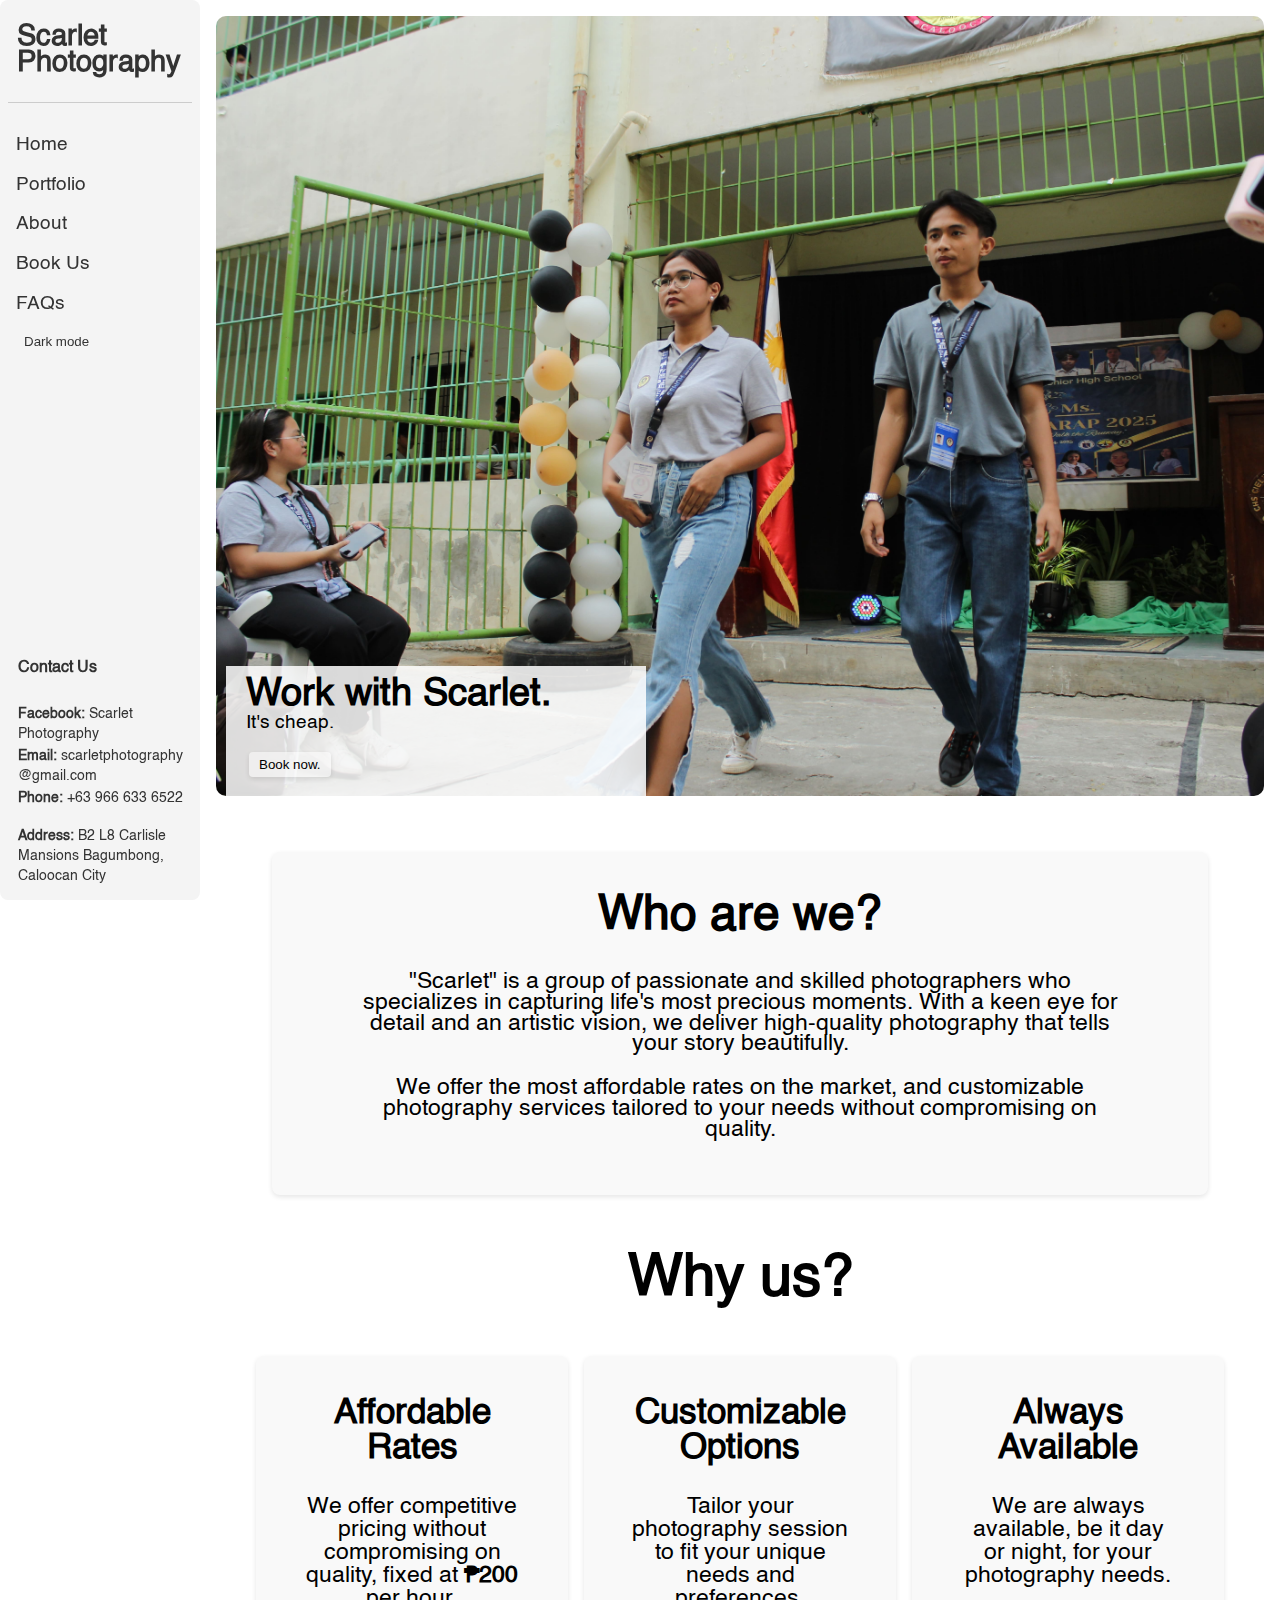
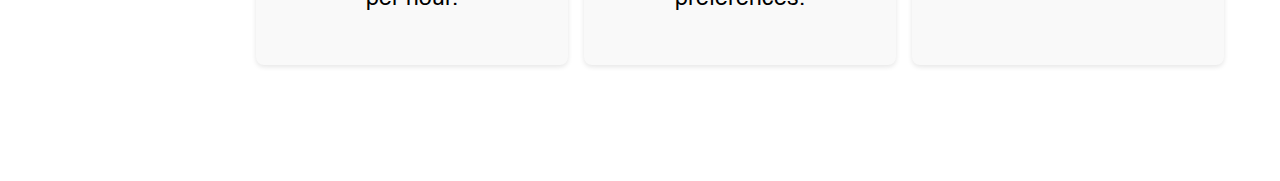
<file: index.html>
<!DOCTYPE html>
<head>
    <meta charset="UTF-8">
    <meta name="viewport" content="width=device-width, initial-scale=1.0">
    <title>Scarlet Photography</title>
    <link rel="stylesheet" href="nca.css">
    <script src="nca.js" defer></script>
</head>
<body>
    <header>
        <h1 onclick="redirect(event)">Scarlet Photography</h1>
        <!-- Hamburger menu button -->
        <button id="menu-toggle">☰</button>
    </header>
    <div class="container">
        <aside class="sidebar">
            <!-- Exit button -->
            <button id="close-menu">×</button>
            <!-- Added Scarlet Photography title at the top -->
            <h1 onclick="redirect(event)">Scarlet<br>Photography</h1>
            <!-- Added separator line -->
            <hr class="sidebar-separator">
            <ul>
                <li><a href="index.html">Home</a></li>
                <li><a href="portfolio.html">Portfolio</a></li>
                <li><a href="about.html">About</a></li>
                <li><a href="rates.html">Book Us</a></li>
                <li><a href="faqs.html">FAQs</a></li>
                <li><button id="dark-mode-toggle">Dark mode</button></li>
            </ul>
            <!-- Spacer to create big space -->
            <div style="height: 200px;"></div>
            <!-- Added Contact Us section -->
            <div class="contact-us">
                <h3>Contact Us</h3>
                <br>
                <p><b>Facebook:</b> Scarlet Photography</p>
                <p><b>Email:</b> scarletphotography<br>@gmail.com</p>
                <p><b>Phone:</b> +63 966 633 6522</p>
                <br>
                <p><b>Address:</b> B2 L8 Carlisle Mansions Bagumbong, Caloocan City</p>
            </div>
        </aside>
        <main class="content">
            <!-- Slideshow -->
            <div class="slideshow">
                <div class="slide active" style="background-image: url('photos/15.jpg');">
                </div>
                <div class="slide" style="background-image: url('photos/11.jpg');">
                </div>
                <div class="slide" style="background-image: url('photos/6.jpg');">
                </div>
                <div class="weird-square">
                    <h2>Work with Scarlet.</h2>
                    <p>It's cheap.</p>
                </div>
                <div class="redirectrates">
                    <button onclick="mainpagebutton()">Book now.</button>
                </div>
            </div>
            <div class="description">
                <h1>Who are we?</h1>
                <p>"Scarlet" is a group of passionate and skilled photographers who specializes in capturing life's most precious moments. With a keen eye for detail and an artistic vision, we deliver high-quality photography that tells your story beautifully.</p>
                <p>We offer the most affordable rates on the market, and customizable photography services tailored to your needs without compromising on quality.</p>
            </div>
            <div class="features">
                <h1>Why us?</h1>
                <div class="features-container">
                    <div class="feature-item">
                        <h2>Affordable Rates</h2>
                        <p>We offer competitive pricing without compromising on quality, fixed at <b>₱200</b> per hour.</p>
                    </div>
                    <div class="feature-item">
                        <h2>Customizable Options</h2>
                        <p>Tailor your photography session to fit your unique needs and preferences.</p>
                    </div>
                    <div class="feature-item">
                        <h2>Always Available</h2>
                        <p>We are always available, be it day or night, for your photography needs.</p>
                    </div>
                </div>
            </div>
        </main>
    </div>
    <!-- Modal for full-size image display -->
    <div id="image-modal" class="modal">
        <span class="close">&times;</span>
        <img class="modal-content" id="modal-image">
    </div>
</body>
</html>
</file>
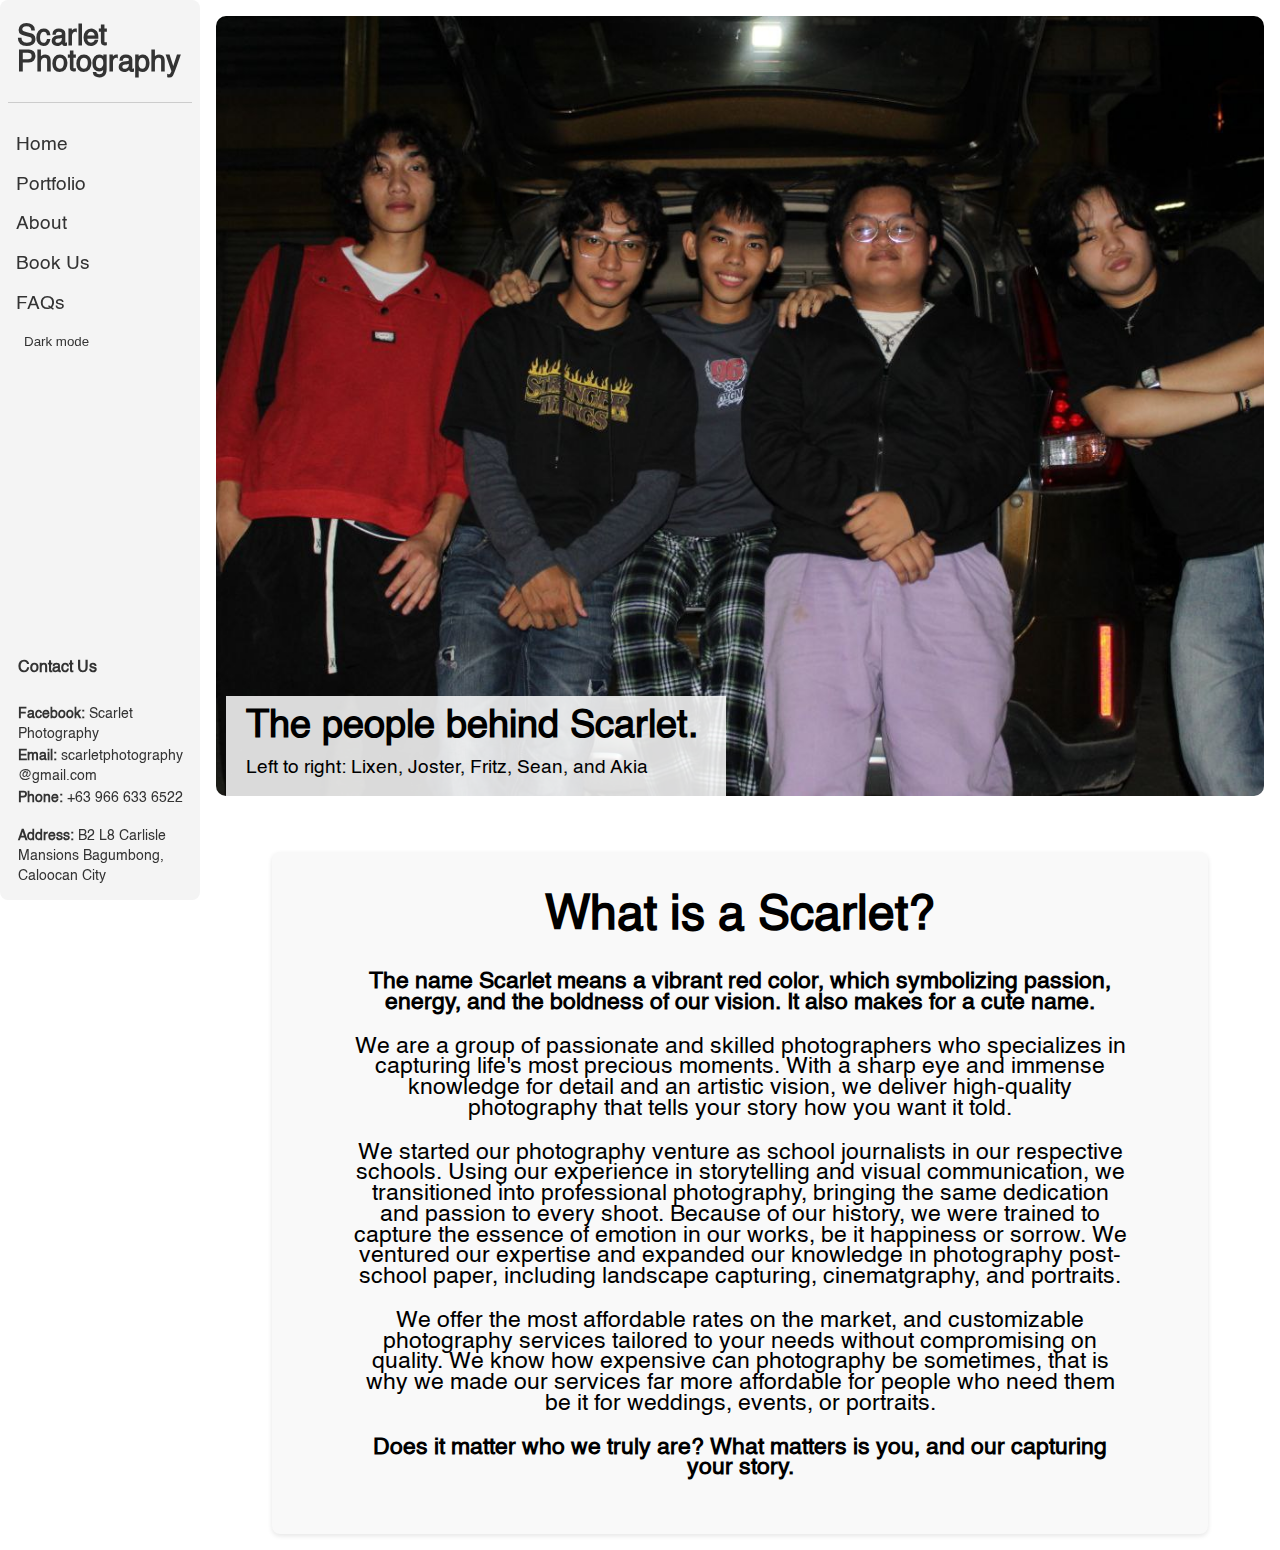
<file: about.html>
<!DOCTYPE html>
<head>
    <meta charset="UTF-8">
    <meta name="viewport" content="width=device-width, initial-scale=1.0">
    <title>Scarlet Photography</title>
    <link rel="stylesheet" href="nca.css">
    <script src="nca.js" defer></script>
</head>
<body>
    <header>
        <h1 onclick="redirect(event)">Scarlet Photography</h1>
        <!-- Hamburger menu button -->
        <button id="menu-toggle">☰</button>
    </header>
    <div class="container">
        <aside class="sidebar">
            <!-- Exit button -->
            <button id="close-menu">×</button>
            <!-- Added Scarlet Photography title at the top -->
            <h1 onclick="redirect(event)">Scarlet<br>Photography</h1>
            <!-- Added separator line -->
            <hr class="sidebar-separator">
            <ul>
                <li><a href="index.html">Home</a></li>
                <li><a href="portfolio.html">Portfolio</a></li>
                <li><a href="about.html">About</a></li>
                <li><a href="rates.html">Book Us</a></li>
                <li><a href="faqs.html">FAQs</a></li>
                <li><button id="dark-mode-toggle">Dark mode</button></li>
            </ul>
            <!-- Spacer to create big space -->
            <div style="height: 200px;"></div>
            <!-- Added Contact Us section -->
            <div class="contact-us">
                <h3>Contact Us</h3>
                <br>
                <p><b>Facebook:</b> Scarlet Photography</p>
                <p><b>Email:</b> scarletphotography<br>@gmail.com</p>
                <p><b>Phone:</b> +63 966 633 6522</p>
                <br>
                <p><b>Address:</b> B2 L8 Carlisle Mansions Bagumbong, Caloocan City</p>
            </div>
        </aside>
        <main class="content">
            <div class="slideshow">
                <div class="slide active" style="background-image: url('photos/idiots.jpg');">
                </div>
                <div class="about">
                    <h2>The people behind Scarlet.</h2>
                    <p>Left to right: Lixen, Joster, Fritz, Sean, and Akia</p>
                </div>
            </div>
            <div class="description">
                <h1>What is a Scarlet?</h1>
                <p><b>The name Scarlet means a vibrant red color, which symbolizing passion, energy, and the boldness of our vision. It also makes for a cute name.</b></p>
                <p>We are a group of passionate and skilled photographers who specializes in capturing life's most precious moments. With a sharp eye and immense knowledge for detail and an artistic vision, we deliver high-quality photography that tells your story how you want it told.</p>
                <p>We started our photography venture as school journalists in our respective schools. Using our experience in storytelling and visual communication, we transitioned into professional photography, bringing the same dedication and passion to every shoot. Because of our history, we were trained to capture the essence of emotion in our works, be it happiness or sorrow. We ventured our expertise and expanded our knowledge in photography post-school paper, including landscape capturing, cinematgraphy, and portraits.</p>
                <p>We offer the most affordable rates on the market, and customizable photography services tailored to your needs without compromising on quality. We know how expensive can photography be sometimes, that is why we made our services far more affordable for people who need them be it for weddings, events, or portraits.</p>
                <p><b>Does it matter who we truly are? What matters is you, and our capturing your story.</b></p>
            </div>
        </main>
    </div>
    <!-- Modal for full-size image display -->
    <div id="image-modal" class="modal">
        <span class="close">&times;</span>
        <img class="modal-content" id="modal-image">
    </div>
</body>
</html>
</file>
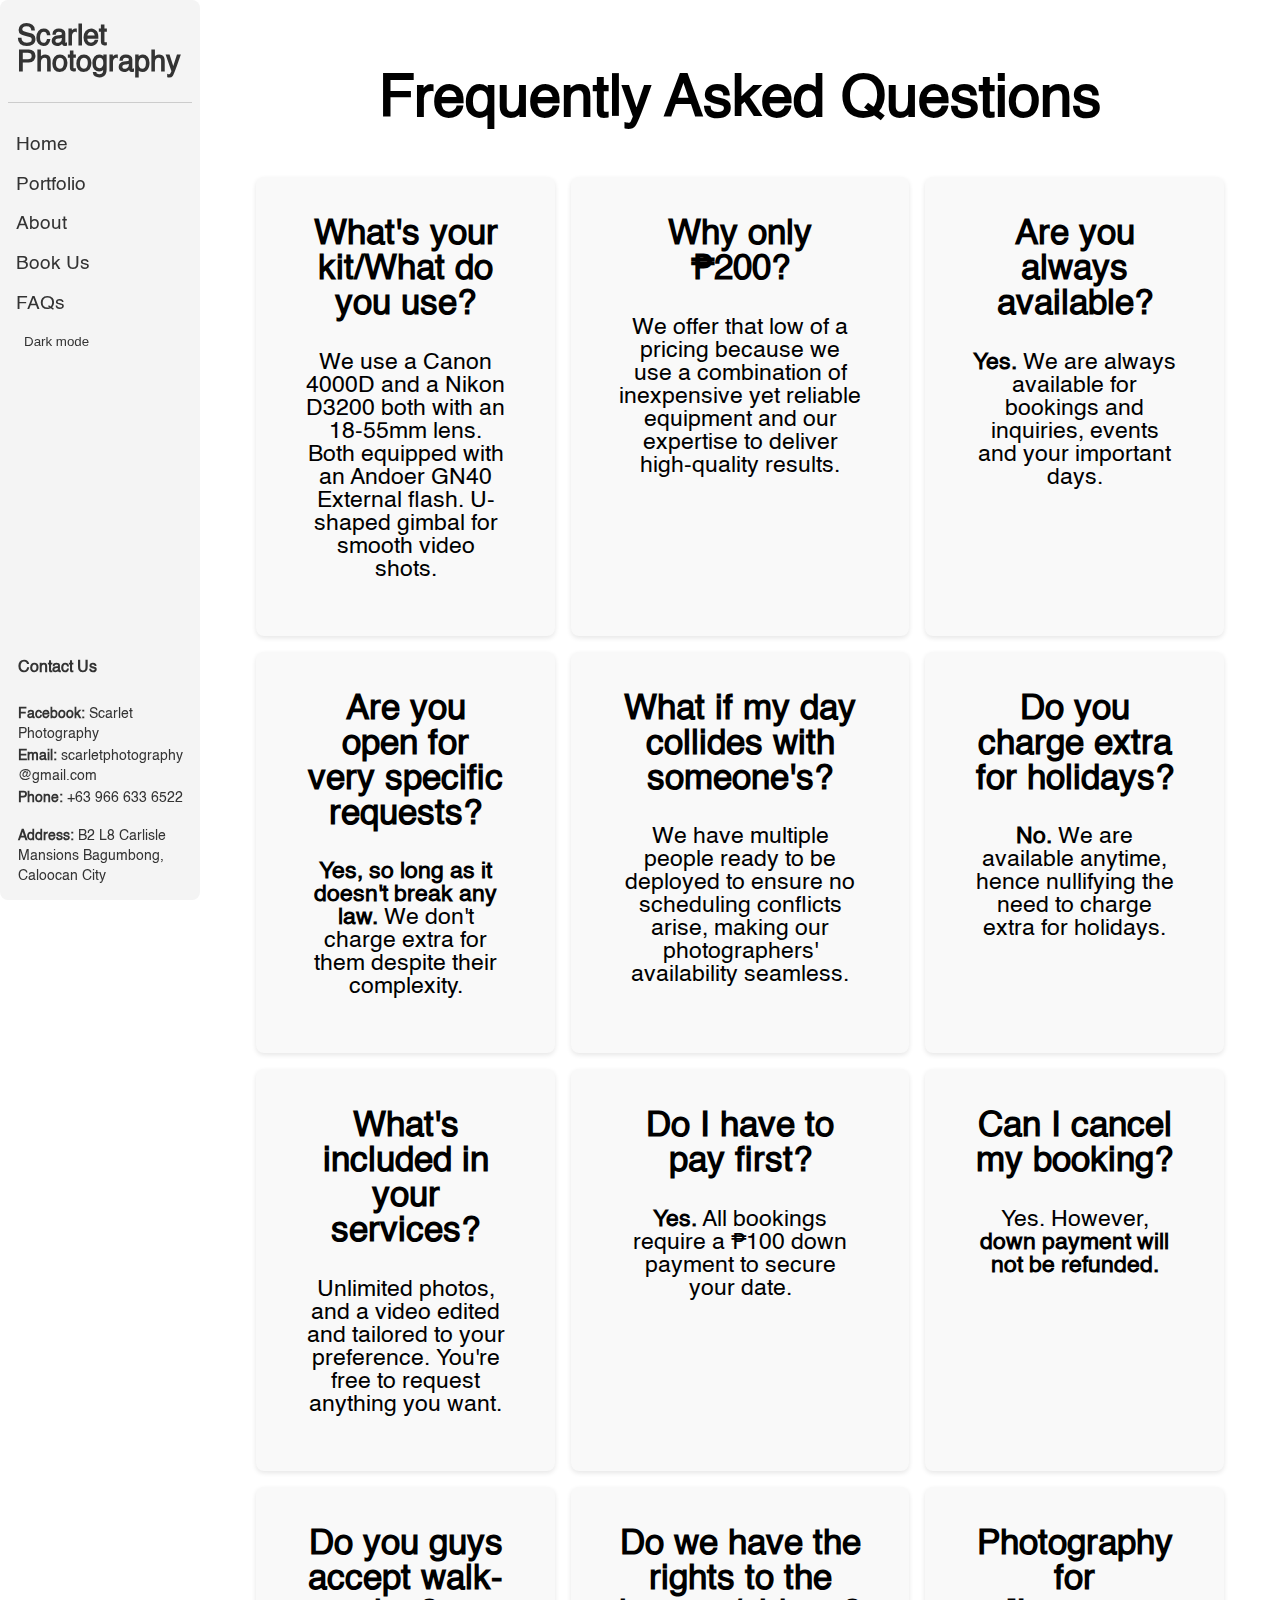
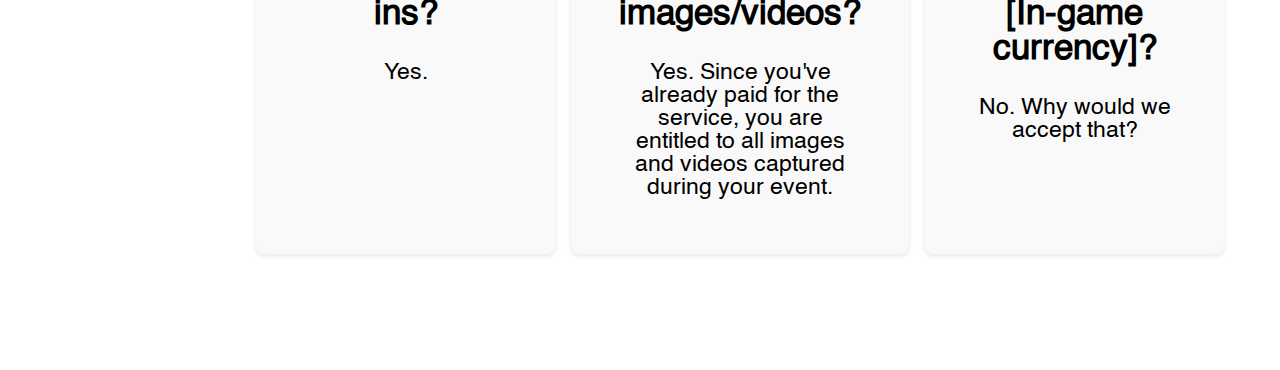
<file: faqs.html>
<!DOCTYPE html>
<head>
    <meta charset="UTF-8">
    <meta name="viewport" content="width=device-width, initial-scale=1.0">
    <title>FAQs | Scarlet Photography</title>
    <link rel="stylesheet" href="nca.css">
    <script src="nca.js" defer></script>
</head>
<body>
    <header>
        <h1 onclick="redirect(event)">Scarlet Photography</h1>
        <!-- Hamburger menu button -->
        <button id="menu-toggle">☰</button>
    </header>
    <div class="container">
        <aside class="sidebar">
            <!-- Exit button -->
            <button id="close-menu">×</button>
            <!-- Added Scarlet Photography title at the top -->
            <h1 onclick="redirect(event)">Scarlet<br>Photography</h1>
            <!-- Added separator line -->
            <hr class="sidebar-separator">
            <ul>
                <li><a href="index.html">Home</a></li>
                <li><a href="portfolio.html">Portfolio</a></li>
                <li><a href="about.html">About</a></li>
                <li><a href="rates.html">Book Us</a></li>
                <li><a href="faqs.html">FAQs</a></li>
                <li><button id="dark-mode-toggle">Dark mode</button></li>
            </ul>
            <!-- Spacer to create big space -->
            <div style="height: 200px;"></div>
            <!-- Added Contact Us section -->
            <div class="contact-us">
                <h3>Contact Us</h3>
                <br>
                <p><b>Facebook:</b> Scarlet Photography</p>
                <p><b>Email:</b> scarletphotography<br>@gmail.com</p>
                <p><b>Phone:</b> +63 966 633 6522</p>
                <br>
                <p><b>Address:</b> B2 L8 Carlisle Mansions Bagumbong, Caloocan City</p>
            </div>
        </aside>
        <main class="content">
            <div class="faqs">
                <h1>Frequently Asked Questions</h1>
                <div class="faqs-container">
                    <div class="faqs-item">
                        <h2>What's your kit/What do you use?</h2>
                        <p>We use a Canon 4000D and a Nikon D3200 both with an 18-55mm lens. Both equipped with an Andoer GN40 External flash. U-shaped gimbal for smooth video shots.</p>
                    </div>
                    <div class="faqs-item">
                        <h2>Why only ₱200?</h2>
                        <p>We offer that low of a pricing because we use a combination of inexpensive yet reliable equipment and our expertise to deliver high-quality results.</p>
                    </div>
                    <div class="faqs-item">
                        <h2>Are you always available?</h2>
                        <p><b>Yes.</b> We are always available for bookings and inquiries, events and your important days.</p>
                    </div>
                    <div class="faqs-item">
                        <h2>Are you open for very specific requests?</h2>
                        <p><b>Yes, so long as it doesn't break any law.</b> We don't charge extra for them despite their complexity.</p>
                    </div>
                    <div class="faqs-item">
                        <h2>What if my day collides with someone's?</h2>
                        <p>We have multiple people ready to be deployed to ensure no scheduling conflicts arise, making our photographers' availability seamless.</p>
                    </div>
                    <div class="faqs-item">
                        <h2>Do you charge extra for holidays?</h2>
                        <p><b>No.</b> We are available anytime, hence nullifying the need to charge extra for holidays.</p>
                    </div>
                    <div class="faqs-item">
                        <h2>What's included in your services?</h2>
                        <p>Unlimited photos, and a video edited and tailored to your preference. You're free to request anything you want.</p>
                    </div>
                    <div class="faqs-item">
                        <h2>Do I have to pay first?</h2>
                        <p><b>Yes.</b> All bookings require a ₱100 down payment to secure your date.</p>
                    </div>
                    <div class="faqs-item">
                        <h2>Can I cancel my booking?</h2>
                        <p>Yes. However, <b>down payment will not be refunded.</b></p>
                    </div>
                    <div class="faqs-item">
                        <h2>Do you guys accept walk-ins?</h2>
                        <p>Yes.</p>
                    </div>
                    <div class="faqs-item">
                        <h2>Do we have the rights to the images/videos?</h2>
                        <p>Yes. Since you've already paid for the service, you are entitled to all images and videos captured during your event.</p>
                    </div>
                    <div class="faqs-item">
                        <h2>Photography for<br>[In-game currency]?</h2>
                        <p>No. Why would we accept that?</p>
                    </div>
                </div>
            </div>
        </main>
    </div>
    <!-- Modal for full-size image display -->
    <div id="image-modal" class="modal">
        <span class="close">&times;</span>
        <button id="zoom-in">+</button>
        <button id="zoom-out">-</button>
        <img class="modal-content" id="modal-image">
    </div>
</body>
</html>
</file>
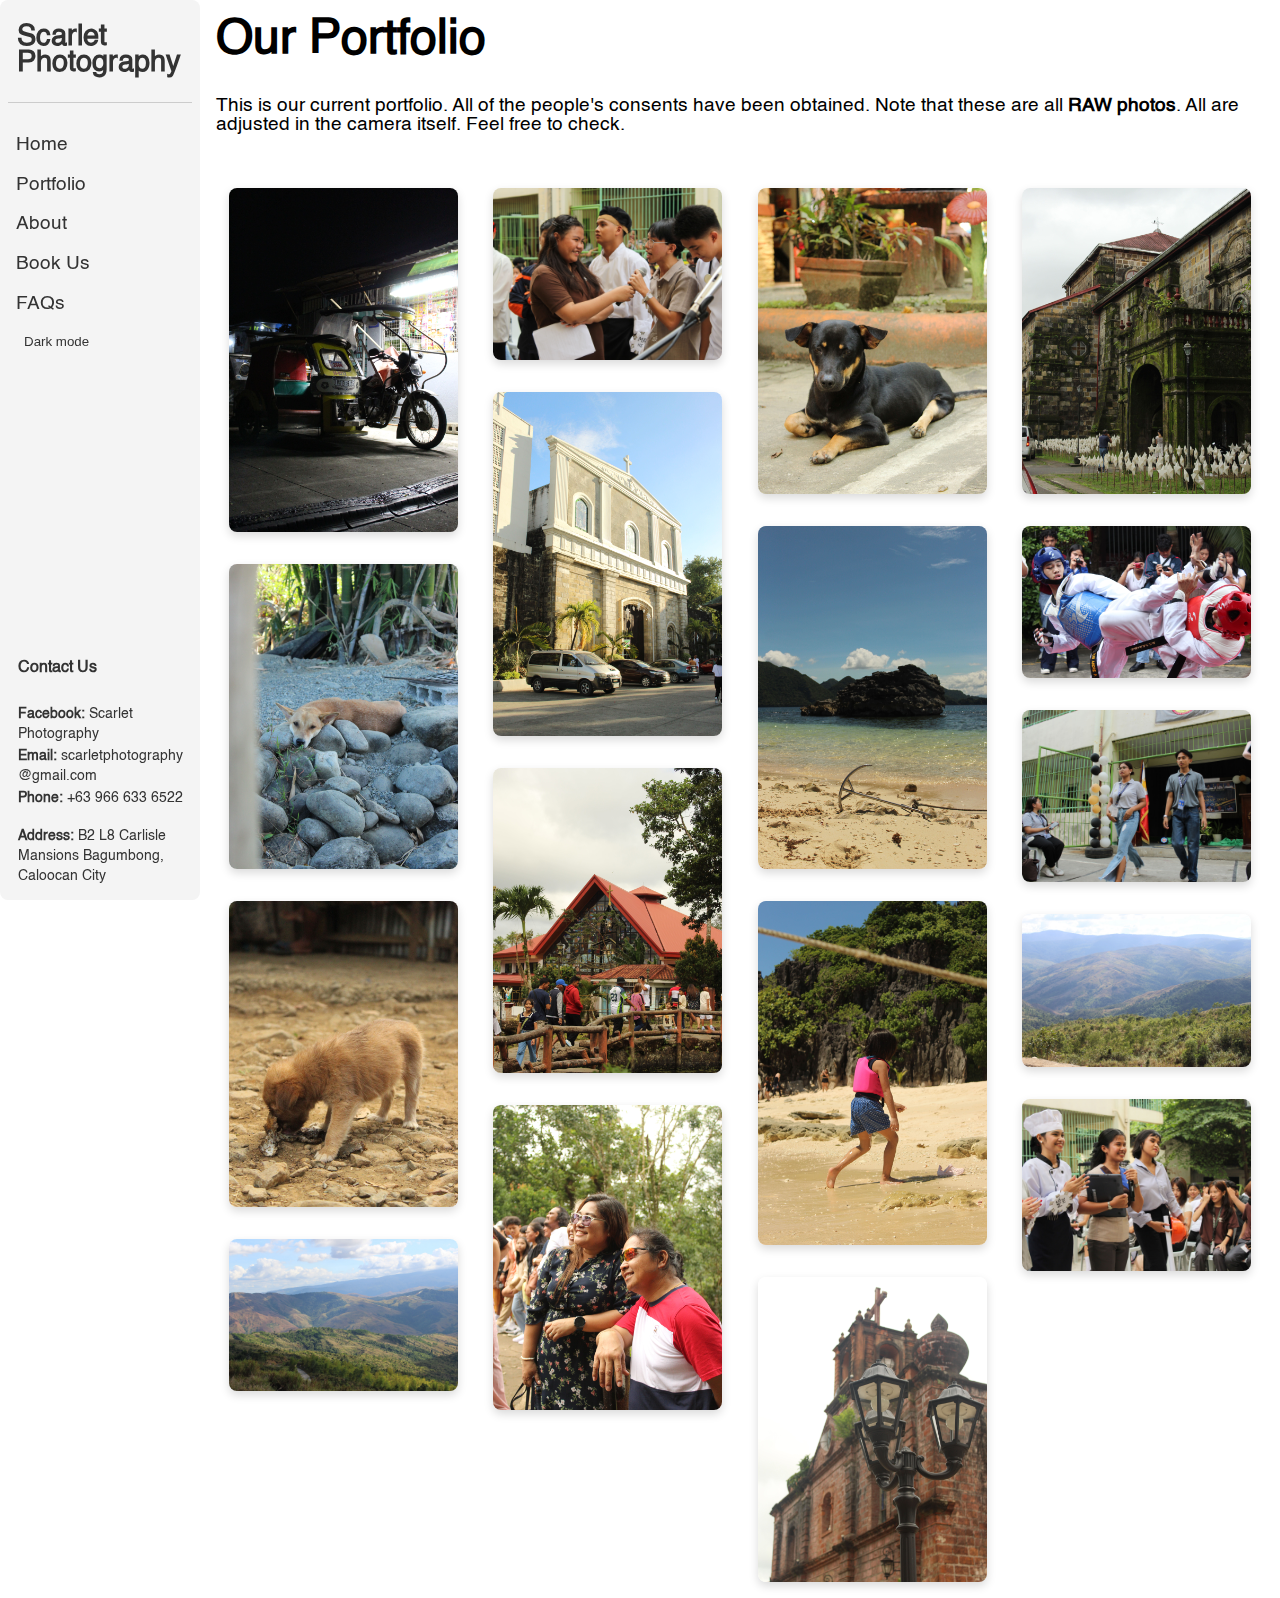
<file: portfolio.html>
<!DOCTYPE html>
<head>
    <meta charset="UTF-8">
    <meta name="viewport" content="width=device-width, initial-scale=1.0">
    <title>Portfolio | Scarlet Photography</title>
    <link rel="stylesheet" href="nca.css">
    <script src="nca.js" defer></script>
</head>
<body>
    <header>
        <h1 onclick="redirect(event)">Scarlet Photography</h1>
        <!-- Hamburger menu button -->
        <button id="menu-toggle">☰</button>
    </header>
    <div class="container">
        <aside class="sidebar">
            <!-- Exit button -->
            <button id="close-menu">×</button>
            <!-- Added Scarlet Photography title at the top -->
            <h1 onclick="redirect(event)">Scarlet<br>Photography</h1>
            <!-- Added separator line -->
            <hr class="sidebar-separator">
            <ul>
                <li><a href="index.html">Home</a></li>
                <li><a href="portfolio.html">Portfolio</a></li>
                <li><a href="about.html">About</a></li>
                <li><a href="rates.html">Book Us</a></li>
                <li><a href="faqs.html">FAQs</a></li>
                <li><button id="dark-mode-toggle">Dark mode</button></li>
            </ul>
            <!-- Spacer to create big space -->
            <div style="height: 200px;"></div>
            <!-- Added Contact Us section -->
            <div class="contact-us">
                <h3>Contact Us</h3>
                <br>
                <p><b>Facebook:</b> Scarlet Photography</p>
                <p><b>Email:</b> scarletphotography<br>@gmail.com</p>
                <p><b>Phone:</b> +63 966 633 6522</p>
                <br>
                <p><b>Address:</b> B2 L8 Carlisle Mansions Bagumbong, Caloocan City</p>
            </div>
        </aside>
        <main class="content">
            <h1>Our Portfolio</h1>
            <p>This is our current portfolio. All of the people's consents have been obtained. Note that these are all <b>RAW photos</b>. All are adjusted in the camera itself. Feel free to check.</p>
            <br>
            <div class="photo-collage">
                <img src="photos/1.jpg" alt="Photo 1">
                <img src="photos/2.jpg" alt="Photo 2">
                <img src="photos/3.jpg" alt="Photo 3">
                <img src="photos/4.jpg" alt="Photo 4">
                <img src="photos/5.jpg" alt="Photo 5">
                <img src="photos/6.jpg" alt="Photo 6">
                <img src="photos/7.jpg" alt="Photo 7">
                <img src="photos/8.jpg" alt="Photo 8">
                <img src="photos/9.jpg" alt="Photo 9">
                <img src="photos/10.jpg" alt="Photo 10">
                <img src="photos/11.jpg" alt="Photo 11">
                <img src="photos/12.jpg" alt="Photo 12">
                <img src="photos/13.jpg" alt="Photo 13">
                <img src="photos/14.jpg" alt="Photo 14">
                <img src="photos/15.jpg" alt="Photo 15">
                <img src="photos/16.jpg" alt="Photo 16">
                <img src="photos/17.jpg" alt="Photo 17">
            </div>
        </main>
    </div>
    <!-- Modal for full-size image display -->
    <div id="image-modal" class="modal">
        <span class="close">&times;</span>
        <button id="zoom-in">+</button>
        <button id="zoom-out">-</button>
        <img class="modal-content" id="modal-image">
    </div>
</body>
</html>
</file>
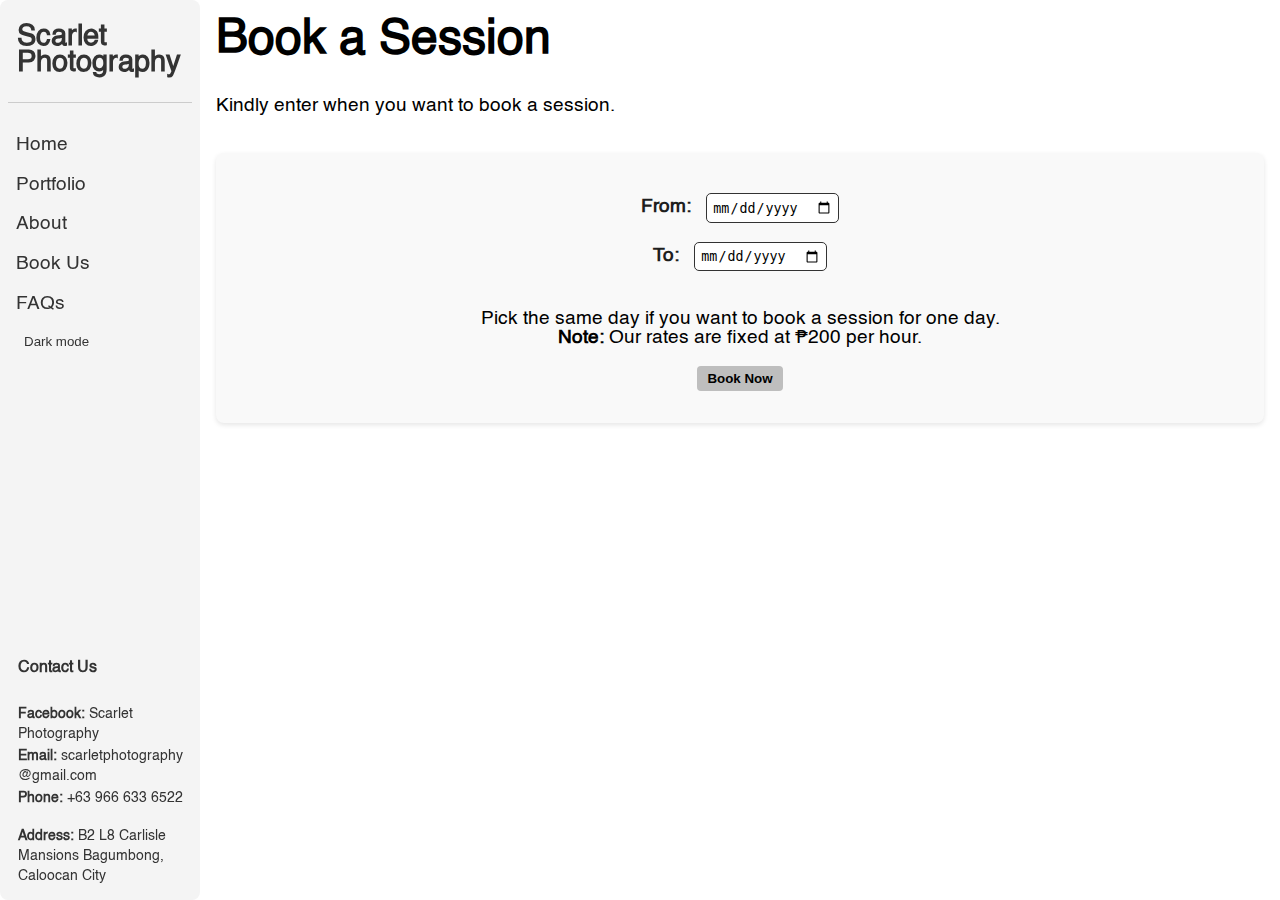
<file: rates.html>
<!DOCTYPE html>
<head>
    <meta charset="UTF-8">
    <meta name="viewport" content="width=device-width, initial-scale=1.0">
    <title>Book Now | Scarlet Photography</title>
    <link rel="stylesheet" href="nca.css">
    <style>
        /* Modal styles for wider modals and white backdrop */
        .modal {
            display: none;
            position: fixed;
            z-index: 1;
            left: 0;
            top: 0;
            width: 100%;
            height: 100%;
        }
        .modal-content {
            background-color: #fefefe;
            color: black;
            padding: 20px;
            border: 1px solid #888;
            width: 80%; /* Made wider: increased from typical 50-60% to 80% */
            max-width: 600px; /* Added max-width for larger screens */
        }
        .close {
            color: #aaa;
            float: right;
            font-size: 28px;
            font-weight: bold;
        }
        .close:hover,
        .close:focus {
            color: black;
            text-decoration: none;
            cursor: pointer;
        }
    </style>
    <script src="nca.js" defer></script>
</head>
<body>
    <header>
        <h1 onclick="redirect(event)">Scarlet Photography</h1>
        <!-- Hamburger menu button -->
        <button id="menu-toggle">☰</button>
    </header>
    <div class="container">
        <aside class="sidebar">
            <!-- Exit button -->
            <button id="close-menu">×</button>
            <!-- Added Scarlet Photography title at the top -->
            <h1 onclick="redirect(event)">Scarlet<br>Photography</h1>
            <!-- Added separator line -->
            <hr class="sidebar-separator">
            <ul>
                <li><a href="index.html">Home</a></li>
                <li><a href="portfolio.html">Portfolio</a></li>
                <li><a href="about.html">About</a></li>
                <li><a href="rates.html">Book Us</a></li>
                <li><a href="faqs.html">FAQs</a></li>
                <li><button id="dark-mode-toggle">Dark mode</button></li>
            </ul>
            <!-- Spacer to create big space -->
            <div style="height: 200px;"></div>
            <!-- Added Contact Us section -->
            <div class="contact-us">
                <h3>Contact Us</h3>
                <br>
                <p><b>Facebook:</b> Scarlet Photography</p>
                <p><b>Email:</b> scarletphotography<br>@gmail.com</p>
                <p><b>Phone:</b> +63 966 633 6522</p>
                <br>
                <p><b>Address:</b> B2 L8 Carlisle Mansions Bagumbong, Caloocan City</p>
            </div>
        </aside>
        <main class="content">
            <h1>Book a Session</h1>
            <p>Kindly enter when you want to book a session.</p>
            <br>
            <!-- Decorated Booking Form in a themed div -->
            <div class="scarlet-booking-container">
                <form id="booking-form">
                    <!-- Added decorated div for date selection -->
                    <div class="date-selection">
                        <label for="date-from">From:</label>
                        <input type="date" id="date-from" required><br><br>
                        <label for="date-to">To:</label>
                        <input type="date" id="date-to" required><br><br>
                        <p>Pick the same day if you want to book a session for one day.<br><b>Note:</b> Our rates are fixed at ₱200 per hour.</p>
                        <button id="book-btn">Book Now</button>
                    </div>
                </form>
            </div>
        </main>
    </div>
    
    <!-- Payment Modal -->
    <div id="payment-modal" class="modal">
        <div class="modal-content">
            <span class="close" id="close-payment">&times;</span>
            <h2>Payment Details</h2>
            <form id="payment-form">
                <label for="name">Full Name:</label>
                <input type="text" id="name" required><br><br>
                
                <label for="email">Email:</label>
                <input type="email" id="email" required><br><br>
                
                <label for="phone">Phone:</label>
                <input type="tel" id="phone" required><br><br>
                
                <label for="payment-method">Payment Method:</label>
                <select id="payment-method" required>
                    <option value="">Select</option>
                    <option value="Cash">Cash</option>
                    <option value="GCash">GCash</option>
                    <option value="Credit Card">Credit Card</option>
                    <option value="Bank Transfer">Bank Transfer</option>
                </select><br><br>
                
                <label for="gcash-number" id="gcash-label" style="display:none;">GCash Number:</label>
                <input type="text" id="gcash-number" style="display:none;"><br><br>
                
                <label for="card-number" id="card-label" style="display:none;">Card Number:</label>
                <input type="text" id="card-number" style="display:none;"><br><br>
                
                <label for="expiry" id="expiry-label" style="display:none;">Expiry Date:</label>
                <input type="month" id="expiry" style="display:none;"><br><br>
                
                <label for="cvv" id="cvv-label" style="display:none;">CVV:</label>
                <input type="text" id="cvv" style="display:none;"><br><br>
                
                <button type="button" id="pay-btn">Pay and Confirm</button>
            </form>
        </div>
    </div>
    
    <!-- Receipt Modal -->
    <div id="receipt-modal" class="modal">
        <div class="modal-content">
            <span class="close" id="close-receipt">&times;</span>
            <h2>Booking Receipt</h2>
            <div id="receipt-details"></div>
            <button id="print-receipt">Print Receipt</button>
        </div>
    </div>
    <script>
        // Booking functionality
        const bookBtn = document.getElementById('book-btn');
        const paymentModal = document.getElementById('payment-modal');
        const closePayment = document.getElementById('close-payment');
        const payBtn = document.getElementById('pay-btn');
        const receiptModal = document.getElementById('receipt-modal');
        const closeReceipt = document.getElementById('close-receipt');
        const printReceipt = document.getElementById('print-receipt');
        const paymentMethod = document.getElementById('payment-method');
        const cardLabel = document.getElementById('card-label');
        const cardNumber = document.getElementById('card-number');
        const gCashLabel = document.getElementById('gcash-label');
        const gCashNumber = document.getElementById('gcash-number');
        const expiryLabel = document.getElementById('expiry-label');
        const expiry = document.getElementById('expiry');
        const cvvLabel = document.getElementById('cvv-label');
        const cvv = document.getElementById('cvv');

        // Open payment modal on book button click
        bookBtn.addEventListener('click', (event) => {
            event.preventDefault(); // Prevent form submission
            const dateFrom = document.getElementById('date-from').value;
            const dateTo = document.getElementById('date-to').value;
            if (!dateFrom || !dateTo) {
                alert('Please fill in all booking details.');
                return;
            }
            if (new Date(dateFrom) > new Date(dateTo)) {
                alert('From date cannot be after To date.');
                return;
            }
            paymentModal.style.display = 'block';
        });

        // Close payment modal
        closePayment.addEventListener('click', () => {
            paymentModal.style.display = 'none';
        });

        // Show/hide credit card fields based on payment method
        paymentMethod.addEventListener('change', () => {
            if (paymentMethod.value === 'Credit Card') {
                cardLabel.style.display = 'block';
                cardNumber.style.display = 'block';
                gCashLabel.style.display = 'none';
                gCashNumber.style.display = 'none';
                expiryLabel.style.display = 'block';
                expiry.style.display = 'block';
                cvvLabel.style.display = 'block';
                cvv.style.display = 'block';
                cardNumber.required = true;
                expiry.required = true;
                cvv.required = true;
            }
            else if (paymentMethod.value === 'GCash') {
                cardLabel.style.display = 'none';
                cardNumber.style.display = 'none';
                gCashLabel.style.display = 'block';
                gCashNumber.style.display = 'block';
                expiryLabel.style.display = 'none';
                expiry.style.display = 'none';
                cvvLabel.style.display = 'none';
                cvv.style.display = 'none';
                cardNumber.required = true;
                expiry.required = false;
                cvv.required = false;
            }
            else {
                cardLabel.style.display = 'none';
                cardNumber.style.display = 'none';
                gCashLabel.style.display = 'none';
                gCashNumber.style.display = 'none';
                expiryLabel.style.display = 'none';
                expiry.style.display = 'none';
                cvvLabel.style.display = 'none';
                cvv.style.display = 'none';
                cardNumber.required = false;
                expiry.required = false;
                cvv.required = false;
            }
        });

        // Handle payment and show receipt
        payBtn.addEventListener('click', (event) => {
            event.preventDefault(); // Prevent form submission
            const name = document.getElementById('name').value;
            const email = document.getElementById('email').value;
            const phone = document.getElementById('phone').value;
            const method = paymentMethod.value;
            const dateFrom = document.getElementById('date-from').value;
            const dateTo = document.getElementById('date-to').value;
            
            if (!name || !email || !phone || !method) {
                alert('Please fill in all payment details.');
                return;
            }
            if (method === 'credit-card' && (!cardNumber.value || !expiry.value || !cvv.value)) {
                alert('Please fill in credit card details.');
                return;
            }
            
            // Generate receipt
            const receiptDetails = `
                <p><strong>Scarlet Photography</strong></p>
                <br>
                <br>
                <p><strong>Name:</strong> ${name}</p>
                <p><strong>Email:</strong> ${email}</p>
                <p><strong>Phone:</strong> ${phone}</p>
                <p><strong>Payment Method:</strong> ${method}</p>
                <p><strong>Booking Dates:</strong> ${dateFrom} to ${dateTo} (YYYY/MM/DD)</p>
                <p><strong>Status:</strong> Confirmed</p>
                <br>
                <br>
                <br>
                <p>Please save this receipt by screenshot or PDF File.<br><b>DO NOT LOSE YOUR RECEIPT</b></p>
                <p>Thank you for choosing Scarlet Photography.<br>Feel free to contact us if you have any questions.</p>
                <p>Facebook: Scarlet Photography</p>
                <p>Email: scarletphotography@gmail.com</p>
                <p>Phone: (+63) 966 633 6522</p>
            `;
            document.getElementById('receipt-details').innerHTML = receiptDetails;
            
            paymentModal.style.display = 'none';
            receiptModal.style.display = 'block';
        });

        // Close receipt modal
        closeReceipt.addEventListener('click', () => {
            receiptModal.style.display = 'none';
        });

        // Print receipt
        printReceipt.addEventListener('click', () => {
            window.print();
        });

        // Close modals when clicking outside
        window.addEventListener('click', (event) => {
            if (event.target === paymentModal) {
                paymentModal.style.display = 'none';
            }
            if (event.target === receiptModal) {
                receiptModal.style.display = 'none';
            }
        });
    </script>
</body>
</html>
</file>
<file: nca.css>
@font-face { font-family: Helvetica; src: url('fonts/Helvetica.ttf'); } 
body {
    margin: 0;
    font-family: Helvetica;
    display: flex;
    flex-direction: column;
    height: 100vh;
    transition: background-color 0.3s, color 0.3s; /* Smooth transition for dark mode */
    font-size: 1.2em;
}
header {
    background-color: #f4f4f4;
    color: #333;
    padding: 1rem;
    text-align: left;
    display: none; /* Hide by default on larger screens */
    justify-content: space-between;
    align-items: center;
}
header h1 {
    cursor: pointer; /* Change cursor to pointer for the clickable header */
    margin: 0; /* Optional: Remove default margin for better alignment */
}
#menu-toggle {
    background: none;
    border: none;
    color: #333;
    font-size: 1.5rem;
    cursor: pointer;
    display: none; /* Hidden on desktop */
}
#close-menu {
    background: none;
    border: none;
    color: #333;
    font-size: 1.5rem;
    cursor: pointer;
    position: absolute;
    top: 10px;
    right: 10px;
    display: none; /* Hidden on desktop */
}
body.dark-mode #close-menu {
    color: #e0e0e0;
}
#dark-mode-toggle {
    background: none;
    border: none;
    color: #333;
    padding: 0.5rem 1rem;
    cursor: pointer;
    border-radius: 4px;
    transition: background-color 0.3s, color 0.3s, border-color 0.3s;
}
#dark-mode-toggle:hover {
    background-color: rgb(0, 0, 0, 0.5); /* Darker on hover in light mode */
}
.container {
    display: flex;
    flex: 1;
}
.sidebar {
    width: 200px; /* Fixed width for consistency */
    background-color: #f4f4f4;
    padding: 0.5rem;
    box-sizing: border-box;
    transition: background-color 0.3s;
    border-radius: 8px;
    display: block;
    position: fixed; /* Makes it fixed in position */
    left: 0;
    top: 0;
    height: 100vh; /* Full height */
    overflow-y: auto; /* Allows scrolling if content exceeds height */
}
.sidebar ul {
    list-style-type: none;
    padding: 0;
    margin: 0;
}
.sidebar li {
    margin-bottom: 0.3rem;
}
.sidebar a {
    text-decoration: none;
    color: #333;
    display: block;
    padding: 0.5rem;
    transition: color 0.3s, background-color 0.3s;
    border-radius: 8px;

}
.sidebar a:hover {
    color: #222;
    background-color: #e4e4e4;
    border-radius: 8px;
    box-shadow: 0 2px 5px rgba(0,0,0,0.1);
    transition: background-color 0.3s, transform 0.3s;
}
/* Styling for the h1 in the sidebar */
.sidebar h1 {
    font-size: 1.8rem; /* Made bigger */
    margin: 1rem 0.5rem;
    padding: 1px;
    cursor: pointer;
    color: #333;
    text-align: left;
    line-height: 0.9; /* Adjusts line height for better spacing between lines */
}
/* Styling for the separator line */
.sidebar-separator {
    border: none; /* Removes default border */
    border-top: 1px solid #ccc; /* Adds a thin gray line */
    margin: 1.5rem 0; /* Adds some space above and below */
    width: 100%; /* Makes it span the full width of the sidebar */
}
.contact-us {
    position: absolute;
    bottom: 12px;
    left: 18px;
    color: #333; /* Assuming dark background; adjust as needed */
    font-size: 14px;
    transition: background-color 0.3s, color 0.3s; /* Smooth transition for dark mode */
}
.contact-us h3 {
    margin: 0 0 12px 0;
    font-size: 16px;
}
.contact-us p {
    margin: 2px 0;
    line-height: 20px;
}
/* Adjust content to not be hidden behind the fixed sidebar */
.content {
    flex: 1;
    padding: 1rem;
    background-color: #fff;
    transition: background-color 0.3s, color 0.3s;
    margin-left: 200px; /* Matches sidebar width */
}
.content h1 {
    margin-top: 0;
    font-size:2.5em;
}
.content h2 {
    margin-top: 0;
    font-size:1.5em;
}
.description {
    margin-left: 3.5rem;
    margin-right: 3.5rem;
    margin-top: 3.5rem;
    padding: 5rem;
    background-color: #f9f9f9;
    border-radius: 8px;
    box-shadow: 0 2px 5px rgba(0,0,0,0.1);
    transition: background-color 0.3s, transform 0.3s;
    position: relative;
    padding-top: 2.5rem;
    padding-bottom: 2rem;
    text-align: center;
}
.description p {
    font-size: 1.2em;
    line-height: 0.9;
}
.photo-collage {
    column-count: 4; /* Number of columns for the masonry layout */
    column-gap: 10px; /* Gap between columns */
    margin-top: 1rem;
}
.photo-collage img {
    width: 90%;
    height: auto;
    border-radius: 8px;
    transition: transform 0.3s;
    display: block;
    cursor: pointer;

    /* REAL vertical spacing that works with columns */
    margin: 0 auto 32px auto;

    /* Prevent column weirdness */
    break-inside: avoid;
    page-break-inside: avoid;

    /* Shadow */
    box-shadow: 0 4px 10px rgba(0,0,0,0.15);
}

.photo-collage img:hover {
    transform: scale(1.05);
}
/* Modal styles */
.modal {
    display: none;
    position: fixed;
    z-index: 2000;
    left: 0;
    top: 0;
    width: 100%;
    height: 100%;
    background-color: rgba(0,0,0,0.9);
    transition: opacity 0.3s;
}
.modal-content {
    margin: auto;
    display: block;
    max-width: 90%;
    max-height: 90%;
    position: absolute;
    top: 50%;
    left: 50%;
    transform: translate(-50%, -50%);
}
.close {
    position: absolute;
    top: 15px;
    right: 35px;
    color: #f1f1f1;
    font-size: 40px;
    font-weight: bold;
    cursor: pointer;
    z-index: 2001;
}
.close:hover, .close:focus {
    color: #bbb;
}
/* Slideshow styles */
.slideshow {
    position: relative;
    width: 100%;
    height: 780px; /* Adjust as needed */
    overflow: hidden;
    border: 1px solid #ccc;
    margin-top: 0rem;
    border: none;
    border-radius: 10px;
}
.slide {
    position: absolute;
    top: 0;
    left: 0;
    width: 100%;
    height: 100%;
    background-size: cover;
    background-position: center;
    opacity: 0;
    transition: opacity 0.5s ease;

}
.slide.active {
    opacity: 1;
}
.slideshow h2 {
    position: absolute;
    bottom: 6.5%; /* Dynamic: proportional to slideshow height */
    left: 10px;
    color: white;
    padding: 5px 10px;
    margin: 0;
    font-size: 2.4em;
    z-index: 1;
}
.slideshow p {
    position: absolute;
    bottom: 4.5%; /* Dynamic: proportional to slideshow height */
    left: 10px;
    color: white;
    padding: 5px 10px;
    margin: 0;
    font-size: 1em;
    z-index: 1;
}
.weird-square {
    position: absolute;
    top: 650px;
    left: 10px;
    width: 420px;
    height: 250px;
    background-color: rgba(255, 255, 255, 0.85); /* Semi-transparent red */
    z-index: 2;
    transition: background-color 0.3s, color 0.3s; /* Smooth transition for dark mode */
}
.weird-square h2 {
    position: absolute;
    top: 4px;
    color: black;
    padding: 5px 10px;
    margin: 0;
    font-size: 2em;
    z-index: 3;
}
.weird-square p {
    position: absolute;
    top: 42px;
    color: black;
    padding: 5px 10px;
    margin: 0;
    font-size: 1em;
    z-index: 3;
}
.about {
    position: absolute;
    top: 680px;
    left: 10px;
    width: 500px;
    height: 250px;
    background-color: rgba(255, 255, 255, 0.85); /* Semi-transparent red */
    z-index: 2;
    transition: background-color 0.3s, color 0.3s; /* Smooth transition for dark mode */
}
.about h2 {
    position: absolute;
    top: 7px;
    color: black;
    padding: 5px 10px;
    margin: 0;
    font-size: 2em;
    z-index: 3;
    line-height: 1em;
}
.about p {
    position: absolute;
    top: 57px;
    color: black;
    padding: 5px 10px;
    margin: 0;
    font-size: 1em;
    z-index: 3;
}
.redirectrates {
    position: absolute;
    top: 736px;
    left: 28px;
    z-index: 4;
}
.redirectrates button {
    margin: 0 5px;
    padding: 5px 10px;
    background: rgba(255, 255, 255, 0.5);
    box-shadow: 0 2px 5px rgba(0,0,0,0.1);
    color: rgb(0, 0, 0);
    border: none;
    cursor: pointer;
    border-radius: 4px;
    transition: background-color 0.3s, color 0.3s; /* Smooth transition for dark mode */
}
.redirectrates button:hover {
    background: rgba(100, 100, 100, 0.5);
    box-shadow: 0 2px 5px rgba(0,0,0,0.1);
}
/* Features container and items (new for horizontal 3-column layout) */
.features {
    margin-top: 3.5rem;
    font-size: 1.2em;
    text-align: center;
    padding-left: 2.5rem;
    padding-right: 2.5rem;
    padding-bottom: 100px;
}
.features-container {
    display: grid;
    grid-template-columns: repeat(3, 1fr); /* 3 columns horizontally */
    gap: 1rem; /* Space between items */
    margin-top: 3rem;
}
.feature-item {
    padding: 3rem;
    background-color: #f9f9f9;
    border-radius: 8px;
    box-shadow: 0 2px 5px rgba(0,0,0,0.1);
    transition: background-color 0.3s, transform 0.3s;
    position: relative;
    padding-top: 2.5rem;
    padding-bottom: 2rem;
    text-align: center;
}
.feature-item::before {
    position: absolute;
    left: 0.5rem;
    top: 1rem;
    font-size: 1.5em;
    color: #333;
}
.feature-item:hover {
    background-color: #e4e4e4;
    transform: translateY(-2px);
}
/* FAQs container and items (new for horizontal 3-column layout) */
.faqs {
    margin-top: 3.5rem;
    font-size: 1.2em;
    text-align: center;
    padding-left: 2.5rem;
    padding-right: 2.5rem;
    padding-bottom: 100px;
}
.faqs-container {
    display: grid;
    grid-template-columns: repeat(3, 1fr); /* 3 columns horizontally */
    gap: 1rem; /* Space between items */
    margin-top: 3rem;
}
.faqs-item {
    padding: 3rem;
    background-color: #f9f9f9;
    border-radius: 8px;
    box-shadow: 0 2px 5px rgba(0,0,0,0.1);
    transition: background-color 0.3s, transform 0.3s;
    position: relative;
    padding-top: 2.5rem;
    padding-bottom: 2rem;
    text-align: center;
}
.faqs-item::before {
    position: absolute;
    left: 0.5rem;
    top: 1rem;
    font-size: 1.5em;
    color: #333;
}
/* Date selection styles */
.date-selection {
    padding: 3rem;
    background-color: #f9f9f9;
    border-radius: 8px;
    box-shadow: 0 2px 5px rgba(0,0,0,0.1);
    position: relative;
    padding-top: 2.5rem;
    padding-bottom: 2rem;
    text-align: center;
    transition: background-color 0.3s, color 0.3s; /* Smooth transition for dark mode */
}
.date-selection label {
    font-weight: bold;
    color: #1e1e1e;
    transition: background-color 0.3s, color 0.3s; /* Smooth transition for dark mode */
}
.date-selection input[type="date"] {
    margin-left: 10px;
    padding: 5px;
    border: 1px solid #333;
    border-radius: 5px;
    transition: background-color 0.3s, color 0.3s; /* Smooth transition for dark mode */
}
.date-selection button {
    margin: 0;
    padding: 5px 10px;
    background: rgba(131, 131, 131, 0.5);
    color: black;
    font-weight: bold;
    border: none;
    cursor: pointer;
    border-radius: 4px;
    transition: background-color 0.3s, color 0.3s; /* Smooth transition for dark mode */
}
/* Dark mode styles */
body.dark-mode {
    background-color: #121212;
    color: #e0e0e0;
}
body.dark-mode #menu-toggle {
    color: #f4f4f4;
}
body.dark-mode header {
    background-color: #1e1e1e;
    color: #f4f4f4;
}
body.dark-mode #dark-mode-toggle {
    color: #e0e0e0;
}
body.dark-mode #dark-mode-toggle:hover {
    background-color: #333;
}
body.dark-mode .sidebar {
    background-color: #1e1e1e;
}
body.dark-mode .sidebar h1 {
    color: #e0e0e0;
}
body.dark-mode .sidebar a {
    color: #e0e0e0;
}
body.dark-mode .sidebar a:hover {
    color: #e0e0e0;
    background-color: #333;
}
body.dark-mode .contact-us {
    color: #e0e0e0;
}
body.dark-mode .content {
    background-color: #121212;
    color: #e0e0e0;
}
body.dark-mode .description {
    background-color: #1e1e1e;
    color: #e0e0e0;
}
body.dark-mode .photo-collage img {
    box-shadow: 0 4px 10px rgba(0,0,0,0.4);
}
body.dark-mode .weird-square {
    background-color: rgba(0, 0, 0, 0.85);
}
body.dark-mode .weird-square h2 {
    color: #e0e0e0;
}
body.dark-mode .weird-square p {
    color: #e0e0e0;
}
body.dark-mode .about {
    background-color: rgba(0, 0, 0, 0.85);
}
body.dark-mode .about h2 {
    color: #e0e0e0;
}
body.dark-mode .about p {
    color: #e0e0e0;
}
body.dark-mode .redirectrates button {
    background-color: #1e1e1e;
    box-shadow: 0 2px 5px rgba(0,0,0,0.1);
    color: #e0e0e0;
}
body.dark-mode .redirectrates button:hover {
    background: rgba(255, 255, 255, 0.5);
    box-shadow: 0 2px 5px rgba(0,0,0,0.1);
}
body.dark-mode .feature-item {
    background-color: #1e1e1e;
    color: #e0e0e0;
}
body.dark-mode .feature-item:hover {
    background-color: #333;
}
body.dark-mode .feature-item::before {
    color: #e0e0e0;
}
body.dark-mode .faqs-item {
    background-color: #1e1e1e;
    color: #e0e0e0;
}
body.dark-mode .faqs-item::before {
    color: #e0e0e0;
}
body.dark-mode .date-selection {
    border: 2px solid #f4f4f4; /* Scarlet red border */
    background-color: #1e1e1e; /* Light red background */
}
body.dark-mode .date-selection label {
    color: #f4f4f4; /* Darker red for labels */
}
body.dark-mode .date-selection input[type="date"] {
    border: 1px solid #f4f4f4;
    background-color: #1e1e1e; /* Light red background */
    color: #e0e0e0;
}
body.dark-mode .date-selection button {
    background: rgba(54, 54, 54, 0.5);
    color: white;
}
#zoom-in, #zoom-out {
    display: none; /* Hide zoom buttons */
}
@media (max-width: 768px) {
    #menu-toggle {
        display: block; /* Show hamburger on mobile */
    }
    #close-menu {
        display: block; /* Show close button on mobile */
    }
    header {
        display: flex; /* Show on tablet and phone */
    }
    header h1 {
        font-size: 1.5em;
    }
    #dark-mode-toggle {
        background: none;
        border: none;
        color: #333;
        padding: 0.5rem 1rem;
        cursor: pointer;
        border-radius: 4px;
        transition: background-color 0.3s, color 0.3s, border-color 0.3s; /* Smooth transitions */
    }
    body.dark-mode #dark-mode-toggle {
        color: #e0e0e0;
    }
    .description {
        margin-left: 1rem;
        margin-right: 1rem;
        margin-top: 1rem;
        padding: 2rem;
    }
    #dark-mode-toggle:hover {
        background-color: rgba(0, 0, 0, 0.5);
    }

    body.dark-mode #dark-mode-toggle:hover {
        background-color: rgba(255, 255, 255, 0.3);
    }
    .container {
        flex-direction: column;
    }
    .sidebar {
        position: fixed;
        top: 0;
        left: -200px; /* Hides the sidebar */
        width: 200px;
        height: 100vh;
        background-color: #f4f4f4;
        padding: 0.5rem;
        box-sizing: border-box;
        transition: left 0.3s;
        z-index: 1001;
        overflow-y: auto; /* In case content overflows */
    }
    .sidebar.open {
        left: 0; /* Slide in */
    }
    .sidebar h1 {
        display: none;
    }
    /* Styling for the separator line */
    .sidebar-separator {
        display: none;
    }
    body.dark-mode .sidebar {
        background-color: #1e1e1e;
    }
    .sidebar ul {
        flex-direction: column; /* Vertical list */
    }
    .sidebar li {
        margin-bottom: 0.3rem;
    }
    .sidebar a {
        padding: 0.5rem;
    }
    .content {
        order: 1; /* Content first */
        margin-left: 0px;
        font-size: 0.8em;
    }
    .photo-collage {
        column-count: 2; /* Fewer columns on mobile for better readability */
    }
    .slideshow {
        height: 300px;
    }
    .slideshow h2 {
        font-size: 2em;
        left: 5px;
        bottom: 16.5%; /* Dynamic: proportional to slideshow height */

    }
    .slideshow p {
        font-size: 0.9em;
        left: 5px;
        bottom: 11.5%; /* Dynamic: proportional to slideshow height */
    }
    .weird-square {
        position: absolute;
        top: 210px;
        left: 10px;
        width: 220px;
        height: 250px;
    }
    .weird-square h2 {
        position: absolute;
        top: 4px;
        color: black;
        padding: 5px 10px;
        margin: 0;
        font-size: 1.2em;
        z-index: 3;
    }
    .weird-square p {
        position: absolute;
        top: 32px;
        color: black;
        padding: 5px 10px;
        margin: 0;
        font-size: 0.8em;
        z-index: 3;
    }
    .about {
        position: absolute;
        top: 235px;
        left: 10px;
        width: 350px;
        height: 250px;
    }
    .about h2 {
        position: absolute;
        top: 4px;
        color: black;
        padding: 5px 10px;
        margin: 0;
        font-size: 1.2em;
        z-index: 3;
    }
    .about p {
        position: absolute;
        top: 32px;
        color: black;
        padding: 5px 10px;
        margin: 0;
        font-size: 0.8em;
        z-index: 3;
    }
    .redirectrates {
        position: absolute;
        top: 270px;
        left: 20px;
        z-index: 4;
    }
    .redirectrates button {
        font-size: 0.8em;
    }
    .features {
        margin-top: 2rem;
        font-size: 1.2em;
        text-align: center;
        padding-left: 1rem;
        padding-right: 1rem;
    }
    .features-container {
        grid-template-columns: repeat(1, 1fr); /* 2 columns on tablets */
    }
    .faqs {
        margin-top: 2rem;
        font-size: 1.2em;
        text-align: center;
        padding-left: 1rem;
        padding-right: 1rem;
    }
    .faqs-container {
        grid-template-columns: repeat(1, 1fr); /* 2 columns on tablets */
    }
}

/* Tablet functionality (same layout as mobile, but for screens 769px to 1024px) */
@media (min-width: 769px) and (max-width: 1100px) {
    #menu-toggle {
        display: block; /* Show hamburger on tablet */
    }
    #close-menu {
        display: block; /* Show close button on tablet */
    }
    header {
        display: flex; /* Show on tablet */
    }
    #dark-mode-toggle {
        background: none;
        border: none;
        color: #333;
        padding: 0.5rem 1rem;
        cursor: pointer;
        border-radius: 4px;
        transition: background-color 0.3s, color 0.3s, border-color 0.3s; /* Smooth transitions */
    }
    body.dark-mode #dark-mode-toggle {
        color: #e0e0e0;
    }

    #dark-mode-toggle:hover {
        background-color: rgba(0, 0, 0, 0.5);
    }

    body.dark-mode #dark-mode-toggle:hover {
        background-color: rgba(255, 255, 255, 0.3);
    }
    .container {
        flex-direction: column;
    }
    .sidebar {
        position: fixed;
        top: 0;
        left: -200px; /* Hides the sidebar */
        width: 200px;
        height: 100vh;
        background-color: #f4f4f4;
        padding: 0.5rem;
        box-sizing: border-box;
        transition: left 0.3s;
        z-index: 1001;
        overflow-y: auto; /* In case content overflows */
    }
    .sidebar.open {
        left: 0; /* Slide in */
    }
    .sidebar h1 {
        display: none;
    }
    /* Styling for the separator line */
    .sidebar-separator {
        display: none;
    }
    body.dark-mode .sidebar {
        background-color: #1e1e1e;
    }
    .sidebar ul {
        flex-direction: column; /* Vertical list */
    }
    .sidebar li {
        margin-bottom: 0.3rem;
    }
    .sidebar a {
        padding: 0.5rem;
    }
    .content {
        order: 1; /* Content first */
        margin-left: 0px;
    }
    .photo-collage {
        column-count: 2; /* Fewer columns on tablet for better readability */
    }
    .slideshow {
        height: 450px;
    }
    .slideshow h2 {
        font-size: 2em;
        left: 5px;
        bottom: 16.5%; /* Dynamic: proportional to slideshow height */

    }
    .slideshow p {
        font-size: 0.9em;
        left: 5px;
        bottom: 11.5%; /* Dynamic: proportional to slideshow height */

    }
    .weird-square {
        position: absolute;
        top: 350px;
        left: 10px;
        width: 220px;
        height: 250px;
    }
    .weird-square h2 {
        position: absolute;
        top: 4px;
        color: black;
        padding: 5px 10px;
        margin: 0;
        font-size: 1.2em;
        z-index: 3;
    }
    .weird-square p {
        position: absolute;
        top: 32px;
        color: black;
        padding: 5px 10px;
        margin: 0;
        font-size: 0.8em;
        z-index: 3;
    }
    .about {
        position: absolute;
        top: 380px;
        left: 10px;
        width: 350px;
        height: 250px;
    }
    .about h2 {
        position: absolute;
        top: 4px;
        color: black;
        padding: 5px 10px;
        margin: 0;
        font-size: 1.2em;
        z-index: 3;
    }
    .about p {
        position: absolute;
        top: 32px;
        color: black;
        padding: 5px 10px;
        margin: 0;
        font-size: 0.8em;
        z-index: 3;
    }
    .redirectrates {
        position: absolute;
        top: 410px;
        left: 20px;
        z-index: 4;
    }
    .redirectrates button {
        font-size: 0.8em;
    }
    .features {
        margin-top: 2rem;
        font-size: 1.2em;
        text-align: center;
        padding-left: 1rem;
        padding-right: 1rem;
    }
    .features-container {
        grid-template-columns: repeat(1, 1fr); /* 1 column on tablets for simplicity */
    }
    .faqs {
        margin-top: 2rem;
        font-size: 1.2em;
        text-align: center;
        padding-left: 1rem;
        padding-right: 1rem;
    }
    .faqs-container {
        grid-template-columns: repeat(2, 1fr); /* 1 column on tablets for simplicity */
    }
}
</file>
